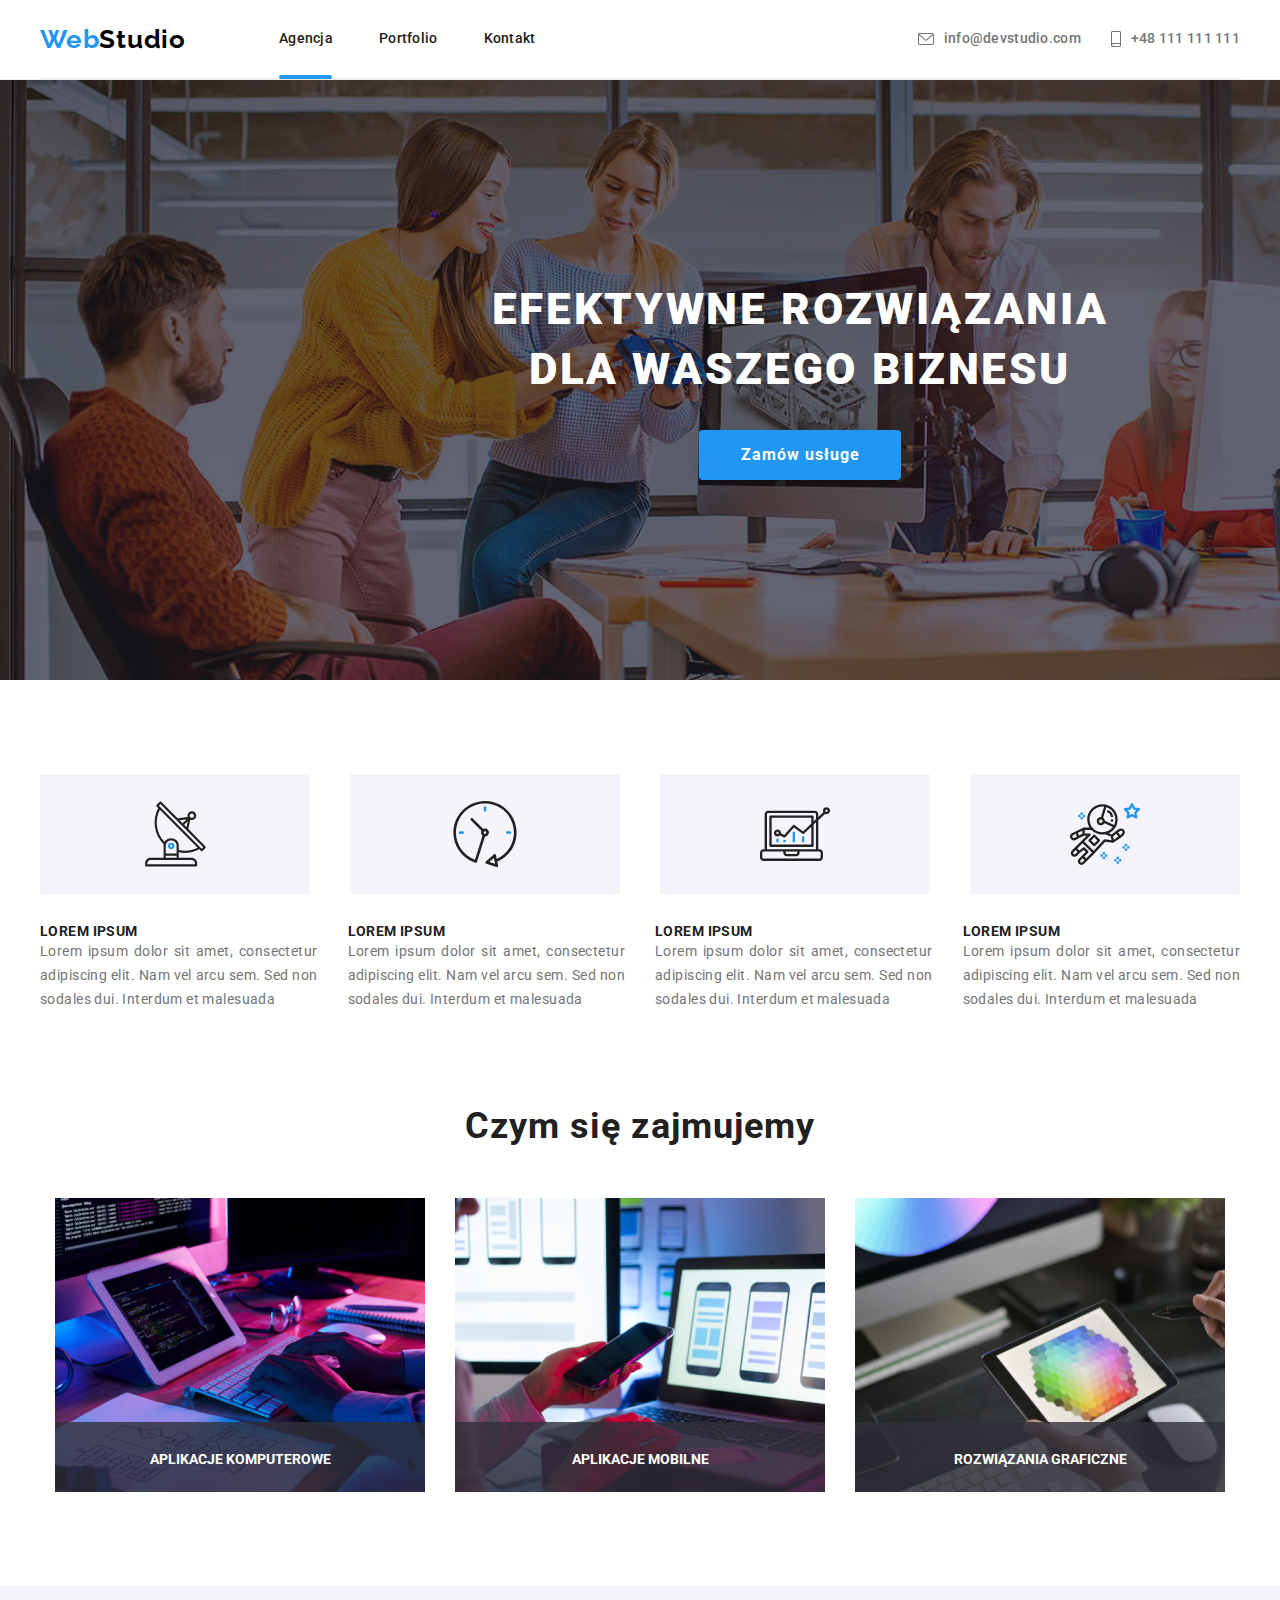
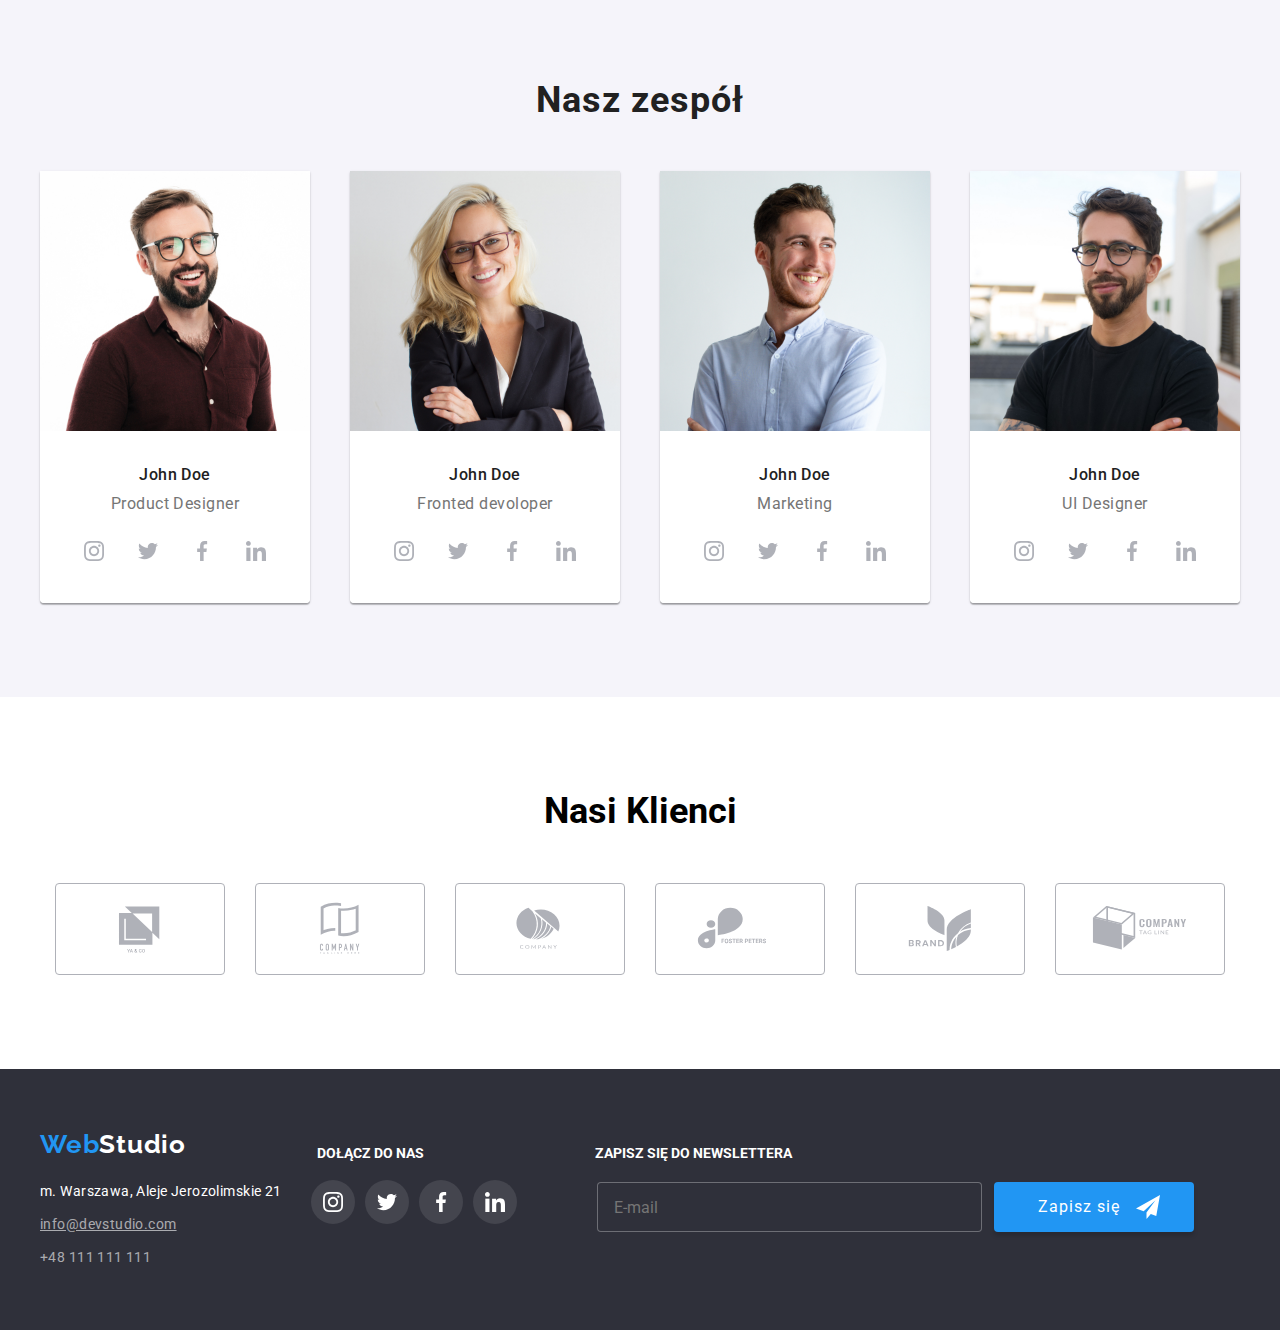
<file: index.html>
<!DOCTYPE html>
<html lang="en">
  <head>
    <meta charset="UTF-8" />
    <meta http-equiv="X-UA-Compatible" content="IE=edge" />
    <meta name="viewport" content="width=device-width, initial-scale=1.0" />
    <title>Studio</title>
    <link rel="stylesheet" href="css/normalize.css" />
    <link rel="stylesheet" href="css/styles.css" />
    <link rel="preconnect" href="https://fonts.googleapis.com" />
    <link rel="preconnect" href="https://fonts.googleapis.com" />
    <link rel="preconnect" href="https://fonts.gstatic.com" crossorigin />
    <link
      href="https://fonts.googleapis.com/css2?family=Raleway:wght@700&family=Roboto:wght@400;500;700;900&display=swap"
      rel="stylesheet"
    />
  </head>
  <body>
    <header class="top-head">
      <div class="container">
        <div class="order">
          <div class="flex-menu-logo">
            <div class="webstudio">
              <a href="index.html" class="logo"
                ><span class="simple-Web">Web</span>
                <span class="simple-Studio">Studio</span></a
              >
            </div>
            <nav class="top">
              <ul class="menu">
                <li class="agent"><a href="index.html">Agencja</a></li>
                <li><a href="portfolio.html">Portfolio</a></li>
                <li><a href="#">Kontakt</a></li>
              </ul>
            </nav>
          </div>
          <address class="flex-address">
            <ul class="info">
              <li class="list-info-a">
                <svg width="16" height="12" class="svg-envelope">
                  <use
                    class="icon-envelope"
                    href="images/icons.svg#icon-envelope"
                  ></use>
                </svg>

                <a href="mailto:info@devstudio.com" class="list-link-a">
                  info@devstudio.com</a
                >
              </li>

              <li class="list-info-b">
                <svg width="10" height="16" class="svg-phone">
                  <use
                    class="icon-phone"
                    href="images/icons.svg#icon-smartphone"
                  ></use>
                </svg>

                <a href="tel:+48111111111" class="list-link-b"
                  >+48 111 111 111</a
                >
              </li>
            </ul>
          </address>
        </div>
      </div>
    </header>

    <main class="paint">
      <div class="primer-contener">
        <h1 class="primar-text">EFEKTYWNE ROZWIĄZANIA DLA WASZEGO BIZNESU</h1>
        <button class="style-clic-primary" data-modal-open>Zamów usługe</button>
        <div class="backdrop is-hidden" data-modal>
          <div class="modal">
            <button class="modal-button" data-modal-close>
              <div class="button-x"></div>
            </button>
            <h1 class="header-modal">Zostaw swoje dane w formularzu poniżej</h1>
            <form name="modal-formular">
              <fieldset class="field-modal">
                <label class="label-modal" for="username"> Imię</label>

                <input
                  class="input-modal"
                  type="text"
                  name="username"
                  id="username"
                />
                <svg width="12" height="12" class="icon-modal">
                  <use href="./images/icons.svg#icon-icon-user"></use>
                </svg>
              </fieldset>
              <fieldset class="field-modal">
                <label class="label-modal" for="userphone"> Telefon</label>

                <input
                  class="input-modal"
                  type="tel"
                  name="userphone"
                  id="userphone"
                />
                <svg width="13" height="13" class="icon-modal">
                  <use href="./images/icons.svg#icon-icon-contact"></use>
                </svg>
              </fieldset>
              <fieldset class="field-modal">
                <label class="label-modal" for="usermail"> Email</label>

                <input
                  class="input-modal"
                  type="email"
                  name="usermail"
                  id="usermail"
                />
                <svg width="15" height="12" class="icon-modal">
                  <use href="./images/icons.svg#icon-icon-mail-contact"></use>
                </svg>
              </fieldset>

              <label class="label-area" for="commentary"> Komentarz</label>
              <textarea
                class="area-modal"
                name="commentary"
                placeholder="Wprowadź tekst"
              ></textarea>

              <input
                type="checkbox"
                name="legal"
                id="legal"
                class="input-check"
                value="legal"
                autocomplete="off"
                checked
              />
              <label class="label-check" for="legal">
                <div class="artifical-checkbox">
                  <svg class="icon-modal-check" width="11" height="8">
                    <use href="./images/icons.svg#icon-icon-check"></use>
                  </svg>
                </div>
                Oświadczam iż akceptuję&nbsp
                <a class="legal-anchor" href="#">Regulamin</a> &nbspi&nbsp
                <a class="legal-anchor" href="#">Politykę Prywatności</a>
              </label>

              <button class="end-btn" type="submit">Wyślij</button>
            </form>
          </div>
        </div>
      </div>
      <section class="wewnetrzna-sekcja-no-pad-bottom">
        <div class="container">
          <div class="under-lorem">
            <div class="first-lorem">
              <svg width="65" height="70">
                <use
                  class="lorem-icon"
                  href="images/icons.svg#icon-antenna"
                ></use>
              </svg>
            </div>
            <div class="second-lorem">
              <svg width="66" height="70">
                <use
                  class="lorem-icon"
                  href="images/icons.svg#icon-clock"
                ></use>
              </svg>
            </div>
            <div class="third-lorem">
              <svg width="70" height="70">
                <use
                  class="lorem-icon"
                  href="images/icons.svg#icon-diagram"
                ></use>
              </svg>
            </div>
            <div class="fourth-lorem">
              <svg width="70" height="70">
                <use
                  class="lorem-icon"
                  href="images/icons.svg#icon-astronaut"
                ></use>
              </svg>
            </div>
          </div>
          <ul class="lorem-list">
            <li>
              <h3 class="lorem">Lorem Ipsum</h3>
              <p class="lorem-text">
                Lorem ipsum dolor sit amet, consectetur adipiscing elit. Nam vel
                arcu sem. Sed non sodales dui. Interdum et malesuada
              </p>
            </li>

            <li>
              <h3 class="lorem">Lorem Ipsum</h3>
              <p class="lorem-text">
                Lorem ipsum dolor sit amet, consectetur adipiscing elit. Nam vel
                arcu sem. Sed non sodales dui. Interdum et malesuada
              </p>
            </li>
            <li>
              <h3 class="lorem">Lorem Ipsum</h3>
              <p class="lorem-text">
                Lorem ipsum dolor sit amet, consectetur adipiscing elit. Nam vel
                arcu sem. Sed non sodales dui. Interdum et malesuada
              </p>
            </li>
            <li>
              <h3 class="lorem">Lorem Ipsum</h3>
              <p class="lorem-text">
                Lorem ipsum dolor sit amet, consectetur adipiscing elit. Nam vel
                arcu sem. Sed non sodales dui. Interdum et malesuada
              </p>
            </li>
          </ul>
        </div>
      </section>

      <section class="wewnetrzna-sekcja">
        <div class="container">
          <h2 class="hfont">Czym się zajmujemy</h2>
          <ul class="primary-images">
            <li>
              <p class="primary-images-img-text">APLIKACJE KOMPUTEROWE</p>
              <img
                src="images/small-computer.jpg"
                alt="ręce położone na klawiaturze na przeciw małego monitora"
                width="370"
                height="294"
              />
            </li>
            <li>
              <p class="primary-images-img-text">APLIKACJE MOBILNE</p>
              <img
                src="images/phone-and-laptop.jpg"
                alt="ręka trzyma telefon, reka położona na klawiaturze"
                width="370"
                height="294"
              />
            </li>
            <li>
              <p class="primary-images-img-text">ROZWIĄZANIA GRAFICZNE</p>
              <img
                src="images/small-computer-color-screen.jpg"
                alt="mały wyświetlacz z pokazanym kolorowym wielokątem"
                width="370"
                height="294"
              />
            </li>
          </ul>
        </div>
      </section>

      <section class="wewnetrzna-sekcja-zespol">
        <div class="container">
          <h2 class="hfont">Nasz zespół</h2>
          <ul class="team">
            <li>
              <figure class="frame-our-team">
                <img
                  src="images/men.jpg"
                  alt="mężczyzna w okularach z brodą ubrany w brunatną koszulę"
                  width="270"
                  height="260"
                />
                <figcaption class="john-doe-text">
                  <h3 class="John-Doe">John Doe</h3>

                  <p class="profession">Product Designer</p>
                  <div class="inner">
                    <a class="social-link" href="#"
                      ><svg width="20" height="20">
                        <use
                          class="icon-insta"
                          href="images/icons.svg#icon-instagram"
                        ></use>
                      </svg>
                    </a>
                    <a class="social-link" href="#"
                      ><svg width="20" height="20">
                        <use
                          class="icon-insta"
                          href="images/icons.svg#icon-twitter"
                        ></use>
                      </svg>
                    </a>
                    <a class="social-link" href="#"
                      ><svg width="20" height="20">
                        <use
                          class="icon-insta"
                          href="images/icons.svg#icon-facebook"
                        ></use>
                      </svg>
                    </a>
                    <a class="social-link" href="#"
                      ><svg width="20" height="20">
                        <use
                          class="icon-insta"
                          href="images/icons.svg#icon-linkedin"
                        ></use>
                      </svg>
                    </a>
                  </div>
                </figcaption>
              </figure>
            </li>
            <li>
              <figure class="frame-our-team">
                <img
                  src="images/women.jpg"
                  alt="poważna kobieta o blond włosach w okularach stoi uśmiechnięta z założynymi rękami"
                  width="270"
                  height="260"
                />
                <figcaption class="john-doe-text">
                  <h3 class="John-Doe">John Doe</h3>
                  <p class="profession">Fronted devoloper</p>
                  <div class="inner">
                    <a class="social-link" href="#"
                      ><svg width="20" height="20">
                        <use
                          class="icon-insta"
                          href="images/icons.svg#icon-instagram"
                        ></use>
                      </svg>
                    </a>
                    <a class="social-link" href="#"
                      ><svg width="20" height="20">
                        <use
                          class="icon-insta"
                          href="images/icons.svg#icon-twitter"
                        ></use>
                      </svg>
                    </a>
                    <a class="social-link" href="#"
                      ><svg width="20" height="20">
                        <use
                          class="icon-insta"
                          href="images/icons.svg#icon-facebook"
                        ></use>
                      </svg>
                    </a>
                    <a class="social-link" href="#"
                      ><svg width="20" height="20">
                        <use
                          class="icon-insta"
                          href="images/icons.svg#icon-linkedin"
                        ></use>
                      </svg>
                    </a>
                  </div>
                </figcaption>
              </figure>
            </li>
            <li>
              <figure class="frame-our-team">
                <img
                  src="images/men-without-glass.jpg"
                  alt="usmiechnięty męzczyzna w koszuli"
                  width="270"
                  height="260"
                />
                <figcaption class="john-doe-text">
                  <h3 class="John-Doe">John Doe</h3>
                  <p class="profession">Marketing</p>
                  <div class="inner">
                    <a class="social-link" href="#"
                      ><svg width="20" height="20">
                        <use
                          class="icon-insta"
                          href="images/icons.svg#icon-instagram"
                        ></use>
                      </svg>
                    </a>
                    <a class="social-link" href="#"
                      ><svg width="20" height="20">
                        <use
                          class="icon-insta"
                          href="images/icons.svg#icon-twitter"
                        ></use>
                      </svg>
                    </a>
                    <a class="social-link" href="#"
                      ><svg width="20" height="20">
                        <use
                          class="icon-insta"
                          href="images/icons.svg#icon-facebook"
                        ></use>
                      </svg>
                    </a>
                    <a class="social-link" href="#"
                      ><svg width="20" height="20">
                        <use
                          class="icon-insta"
                          href="images/icons.svg#icon-linkedin"
                        ></use>
                      </svg>
                    </a>
                  </div>
                </figcaption>
              </figure>
            </li>
            <li>
              <figure class="frame-our-team">
                <img
                  src="images/UX.jpg"
                  alt="uśmiechnięty męzczyzna z założonymi rękami w okularach i podkoszulku"
                  width="270"
                  height="260"
                />
                <figcaption class="john-doe-text">
                  <h3 class="John-Doe">John Doe</h3>
                  <p class="profession">UI Designer</p>
                  <div class="inner">
                    <a class="social-link" href="#"
                      ><svg width="20" height="20">
                        <use
                          class="icon-insta"
                          href="images/icons.svg#icon-instagram"
                        ></use>
                      </svg>
                    </a>
                    <a class="social-link" href="#"
                      ><svg width="20" height="20">
                        <use
                          class="icon-insta"
                          href="images/icons.svg#icon-twitter"
                        ></use>
                      </svg>
                    </a>
                    <a class="social-link" href="#"
                      ><svg width="20" height="20">
                        <use
                          class="icon-insta"
                          href="images/icons.svg#icon-facebook"
                        ></use>
                      </svg>
                    </a>
                    <a class="social-link" href="#"
                      ><svg width="20" height="20">
                        <use
                          class="icon-insta"
                          href="images/icons.svg#icon-linkedin"
                        ></use>
                      </svg>
                    </a>
                  </div>
                </figcaption>
              </figure>
            </li>
          </ul>
        </div>
      </section>

      <section class="wewnetrzna-sekcja">
        <div class="container">
          <div claas="our-clients">
            <h3 class="head-our-clients">Nasi Klienci</h3>
            <ul class="list-of-clients">
              <li>
                <a class="clients-link" href="#"
                  ><svg class="svg-our-clients" width="106" height="60">
                    <use
                      class="yaco"
                      class="svg-use-icon"
                      href="images/icons.svg#icon-yaco"
                    ></use>
                  </svg>
                </a>
              </li>
              <li>
                <a class="clients-link" href="#"
                  ><svg class="svg-our-clients" width="106" height="60">
                    <use
                      class="tagline-here"
                      class="svg-use-icon"
                      href="images/icons.svg#icon-tagline-here"
                    ></use>
                  </svg>
                </a>
              </li>
              <li>
                <a class="clients-link" href="#"
                  ><svg class="svg-our-clients" width="106" height="60">
                    <use
                      class="company"
                      class="svg-use-icon"
                      href="images/icons.svg#icon-company"
                    ></use>
                  </svg>
                </a>
              </li>
              <li>
                <a class="clients-link" href="#"
                  ><svg class="svg-our-clients" width="106" height="60">
                    <use
                      class="foster"
                      class="svg-use-icon"
                      href="images/icons.svg#icon-foster"
                    ></use>
                  </svg>
                </a>
              </li>
              <li>
                <a class="clients-link" href="#"
                  ><svg class="svg-our-clients" width="106" height="60">
                    <use
                      class="brand"
                      class="svg-use-icon"
                      href="images/icons.svg#icon-brand"
                    ></use>
                  </svg>
                </a>
              </li>
              <li>
                <a class="clients-link" href="#"
                  ><svg class="svg-our-clients" width="106" height="60">
                    <use
                      class="tagline"
                      class="svg-use-icon"
                      href="images/icons.svg#icon-tagline"
                    ></use>
                  </svg>
                </a>
              </li>
            </ul>
          </div>
        </div>
      </section>
    </main>
    <footer class="stopa">
      <div class="container">
        <div class="join-us">
          <div class="logo-stopka">
            <div class="webstudio-footer">
              <a href="index.html" class="logo-dol">
                <span class="simple-Web-stopa">Web</span>
                <span class="simple-Studio-white">Studio</span></a
              >
            </div>

            <address class="dane-kontaktowe">
              <ul class="Footer-staff">
                <li>m. Warszawa, Aleje Jerozolimskie 21</li>
                <li>
                  <a href="mailto:info@devstudio.com">info@devstudio.com</a>
                </li>
                <li><a href="tel:+48111111111">+48 111 111 111</a></li>
              </ul>
            </address>
          </div>
          <div class="join-us-element">
            <h4 class="footer-head">DOŁĄCZ DO NAS</h4>
            <ul class="footer-list-social">
              <li>
                <a class="social-link-footer" href="#"
                  ><svg width="20" height="20">
                    <use
                      class="icon-footer"
                      href="images/icons.svg#icon-instagram"
                    ></use>
                  </svg>
                </a>
              </li>
              <li>
                <a class="social-link-footer" href="#"
                  ><svg width="20" height="20">
                    <use
                      class="icon-footer"
                      href="images/icons.svg#icon-twitter"
                    ></use>
                  </svg>
                </a>
              </li>
              <li>
                <a class="social-link-footer" href="#"
                  ><svg width="20" height="20">
                    <use
                      class="icon-footer"
                      href="images/icons.svg#icon-facebook"
                    ></use>
                  </svg>
                </a>
              </li>
              <li>
                <a class="social-link-footer" href="#"
                  ><svg width="20" height="20">
                    <use
                      class="icon-footer"
                      href="images/icons.svg#icon-linkedin"
                    ></use>
                  </svg>
                </a>
              </li>
            </ul>
          </div>
          <form name="newsletter-in-footer" autocomplete="off">
            <label class="label-footer">
              <h5 class="inner-label">ZAPISZ SIĘ DO NEWSLETTERA</h5>
              <input
                class="input-footer"
                type="email"
                name="newsletter"
                placeholder="E-mail"
              />

              <button class="btn-newsletter" type="submit">
                Zapisz się
                <svg width="24" height="24" class="icon-newsletter">
                  <use href="./images/icons.svg#icon-icon-send"></use>
                </svg>
              </button>
            </label>
          </form>
        </div>
      </div>
    </footer>
    <script src="./js/modal.js"></script>
  </body>
</html>
</file>
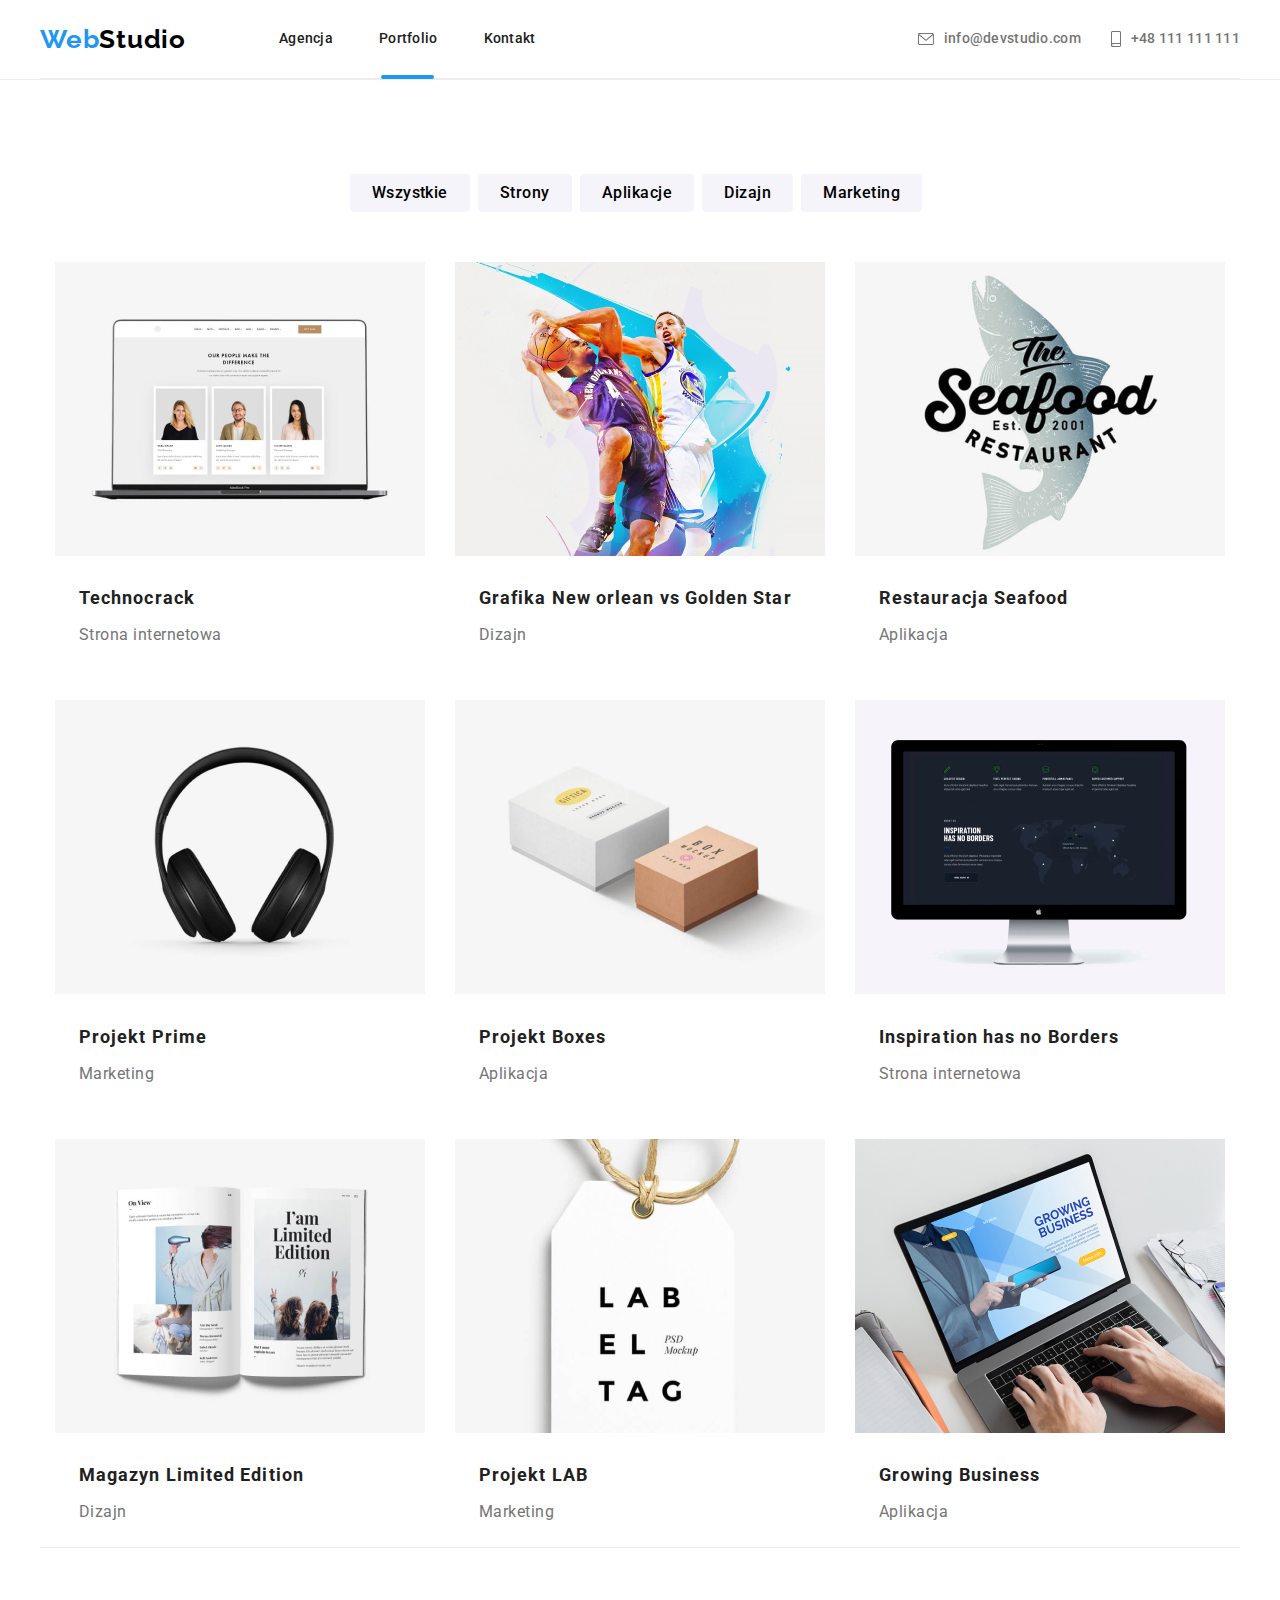
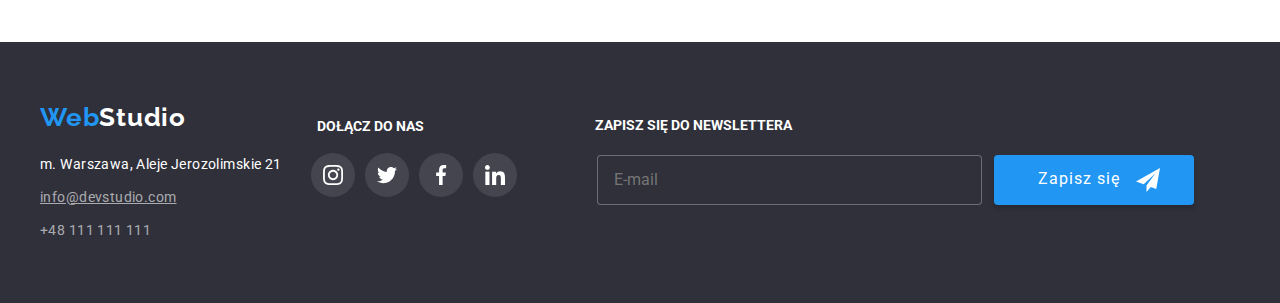
<file: portfolio.html>
<!DOCTYPE html>
<html lang="pl">
  <head>
    <meta charset="UTF-8" />
    <meta http-equiv="X-UA-Compatible" content="IE=edge" />
    <meta name="viewport" content="width=device-width, initial-scale=1.0" />
    <title>Portfolio</title>
    <link rel="stylesheet" href="css/normalize.css" />
    <link rel="stylesheet" href="css/styles.css" />

    <link rel="preconnect" href="https://fonts.googleapis.com" />
    <link rel="preconnect" href="https://fonts.googleapis.com" />
    <link rel="preconnect" href="https://fonts.gstatic.com" crossorigin />
    <link
      href="https://fonts.googleapis.com/css2?family=Raleway:wght@700&family=Roboto:wght@400;500;700;900&display=swap"
      rel="stylesheet"
    />
  </head>
  <body>
    <header class="top-head">
      <div class="container">
        <div class="order-portfolio">
          <div class="flex-menu-logo">
            <div class="webstudio">
              <a href="index.html" class="logo">
                <span class="simple-Web">Web</span>
                <span class="simple-Studio">Studio</span></a
              >
            </div>
            <nav class="top">
              <ul class="menu">
                <li><a href="index.html">Agencja</a></li>
                <li class="portfolio-portfolio"><a href="#">Portfolio</a></li>
                <li><a href="#">Kontakt</a></li>
              </ul>
            </nav>
          </div>
          <address class="flex-address">
            <ul class="info">
              <li class="list-info-a">
                <svg width="16" height="12" class="svg-envelope">
                  <use
                    class="icon-envelope"
                    href="images/icons.svg#icon-envelope"
                  ></use>
                </svg>

                <a href="mailto:info@devstudio.com" class="list-link-a">
                  info@devstudio.com</a
                >
              </li>

              <li class="list-info-b">
                <svg width="10" height="16" class="svg-phone">
                  <use
                    class="icon-phone"
                    href="images/icons.svg#icon-smartphone"
                  ></use>
                </svg>

                <a href="tel:+48111111111" class="list-link-b"
                  >+48 111 111 111</a
                >
              </li>
            </ul>
          </address>
        </div>
      </div>
    </header>
    <main class="paint">
      <section class="wewnetrzna-sekcja-buttons">
        <div class="container">
          <div class="porzadkowy">
            <div class="przyciski">
              <li>
                <button type="button" class="style-clic">Wszystkie</button>
              </li>

              <li><button type="button" class="style-clic">Strony</button></li>
              <li>
                <button type="button" class="style-clic">Aplikacje</button>
              </li>
              <li><button type="button" class="style-clic">Dizajn</button></li>
              <li>
                <button type="button" class="style-clic">Marketing</button>
              </li>
            </div>
          </div>
        </div>
      </section>
      <section class="wewnetrzna-sekcja-images">
        <div class="container">
          <div class="obrazki">
            <li class="list-frame">
              <figure class="frame">
                <div class="overlay">
                  <img
                    class="relative-image"
                    src="images/people-on-desktop.jpg"
                    alt="zdjęcia ludzi na monitorze"
                    width="370"
                    height="294"
                  />
                  <div class="frame-text">
                    <p class="terrible-text">
                      Technocrack jest popularną platformą wykorzystywaną do
                      rozpowszechniania koronawirusa. Firmy wykorzystują tę
                      platformę do celów szpiegowskich i ataków na
                      niezabezpieczone serwery konkurencji
                    </p>
                  </div>
                </div>
                <figcaption class="frame-caption">
                  <h3 class="under-script">Technocrack</h3>
                  <p class="under-paragraph">Strona internetowa</p>
                </figcaption>
              </figure>
            </li>

            <li class="list-frame">
              <figure class="frame">
                <div class="overlay">
                  <img
                    src="images/two-mans-play-in-basketball.jpg"
                    alt="zawodnicy NBA"
                    width="370"
                    height="294"
                  />
                  <div class="frame-text">
                    <p class="terrible-text">
                      Technocrack jest popularną platformą wykorzystywaną do
                      rozpowszechniania koronawirusa. Firmy wykorzystują tę
                      platformę do celów szpiegowskich i ataków na
                      niezabezpieczone serwery konkurencji
                    </p>
                  </div>
                </div>
                <figcaption>
                  <h3 class="under-script">
                    Grafika New orlean vs Golden Star
                  </h3>
                  <p class="under-paragraph">Dizajn</p>
                </figcaption>
              </figure>
            </li>
            <li class="list-frame">
              <figure class="frame">
                <div class="overlay">
                  <img
                    src="images/restaurant-logo.jpg"
                    alt="logo restauracji Seafood"
                    width="370"
                    height="294"
                  />
                  <div class="frame-text">
                    <p class="terrible-text">
                      Technocrack jest popularną platformą wykorzystywaną do
                      rozpowszechniania koronawirusa. Firmy wykorzystują tę
                      platformę do celów szpiegowskich i ataków na
                      niezabezpieczone serwery konkurencji
                    </p>
                  </div>
                </div>
                <figcaption>
                  <h3 class="under-script">Restauracja Seafood</h3>
                  <p class="under-paragraph">Aplikacja</p>
                </figcaption>
              </figure>
            </li>
            <li class="list-frame">
              <figure class="frame">
                <div class="overlay">
                  <img
                    src="images/headphones.jpg"
                    alt="słuchawki nauszne"
                    width="370"
                    height="294"
                  />
                  <div class="frame-text">
                    <p class="terrible-text">
                      Technocrack jest popularną platformą wykorzystywaną do
                      rozpowszechniania koronawirusa. Firmy wykorzystują tę
                      platformę do celów szpiegowskich i ataków na
                      niezabezpieczone serwery konkurencji
                    </p>
                  </div>
                </div>
                <figcaption>
                  <h3 class="under-script">Projekt Prime</h3>
                  <p class="under-paragraph">Marketing</p>
                </figcaption>
              </figure>
            </li>
            <li class="list-frame">
              <figure class="frame">
                <div class="overlay">
                  <img
                    src="images/two-boxes.jpg"
                    alt="dwa pudełka leżące obok siebie"
                    width="370"
                    height="294"
                  />
                  <div class="frame-text">
                    <p class="terrible-text">
                      Technocrack jest popularną platformą wykorzystywaną do
                      rozpowszechniania koronawirusa. Firmy wykorzystują tę
                      platformę do celów szpiegowskich i ataków na
                      niezabezpieczone serwery konkurencji
                    </p>
                  </div>
                </div>
                <figcaption>
                  <h3 class="under-script">Projekt Boxes</h3>
                  <p class="under-paragraph">Aplikacja</p>
                </figcaption>
              </figure>
            </li>
            <li class="list-frame">
              <figure class="frame">
                <div class="overlay">
                  <img
                    src="images/monitor.jpg"
                    alt="monitor"
                    width="370"
                    height="294"
                  />
                  <div class="frame-text">
                    <p class="terrible-text">
                      Technocrack jest popularną platformą wykorzystywaną do
                      rozpowszechniania koronawirusa. Firmy wykorzystują tę
                      platformę do celów szpiegowskich i ataków na
                      niezabezpieczone serwery konkurencji
                    </p>
                  </div>
                </div>
                <figcaption>
                  <h3 class="under-script">Inspiration has no Borders</h3>
                  <p class="under-paragraph">Strona internetowa</p>
                </figcaption>
              </figure>
            </li>
            <li class="list-frame">
              <figure class="frame">
                <div class="overlay">
                  <img
                    src="images/magazin-limited-edition.jpg"
                    alt="otwarty magazyn na reklamie"
                    width="370"
                    height="294"
                  />
                  <div class="frame-text">
                    <p class="terrible-text">
                      Technocrack jest popularną platformą wykorzystywaną do
                      rozpowszechniania koronawirusa. Firmy wykorzystują tę
                      platformę do celów szpiegowskich i ataków na
                      niezabezpieczone serwery konkurencji
                    </p>
                  </div>
                </div>
                <figcaption>
                  <h3 class="under-script">Magazyn Limited Edition</h3>
                  <p class="under-paragraph">Dizajn</p>
                </figcaption>
              </figure>
            </li>
            <li class="list-frame">
              <figure class="frame">
                <div class="overlay">
                  <img
                    src="images/lab.jpg"
                    alt="mała tablica okulistyczna"
                    width="370"
                    height="294"
                  />
                  <div class="frame-text">
                    <p class="terrible-text">
                      Technocrack jest popularną platformą wykorzystywaną do
                      rozpowszechniania koronawirusa. Firmy wykorzystują tę
                      platformę do celów szpiegowskich i ataków na
                      niezabezpieczone serwery konkurencji
                    </p>
                  </div>
                </div>
                <figcaption>
                  <h3 class="under-script">Projekt LAB</h3>
                  <p class="under-paragraph">Marketing</p>
                </figcaption>
              </figure>
            </li>
            <li class="list-frame">
              <figure class="frame">
                <div class="overlay">
                  <img
                    src="images/hands-on-board.jpg"
                    alt="ręce na klawiaturze"
                    width="370"
                    height="294"
                  />
                  <div class="frame-text">
                    <p class="terrible-text">
                      Technocrack jest popularną platformą wykorzystywaną do
                      rozpowszechniania koronawirusa. Firmy wykorzystują tę
                      platformę do celów szpiegowskich i ataków na
                      niezabezpieczone serwery konkurencji
                    </p>
                  </div>
                </div>
                <figcaption>
                  <h3 class="under-script">Growing Business</h3>
                  <p class="under-paragraph">Aplikacja</p>
                </figcaption>
              </figure>
            </li>
          </div>
        </div>
      </section>
    </main>
    <footer class="stopa">
      <div class="container">
        <div class="join-us">
          <div class="logo-stopka">
            <div class="webstudio-footer">
              <a href="index.html" class="logo-dol">
                <span class="simple-Web-stopa">Web</span>
                <span class="simple-Studio-white">Studio</span></a
              >
            </div>

            <address class="dane-kontaktowe">
              <ul class="Footer-staff">
                <li>m. Warszawa, Aleje Jerozolimskie 21</li>
                <li>
                  <a href="mailto:info@devstudio.com">info@devstudio.com</a>
                </li>
                <li><a href="tel:+48111111111">+48 111 111 111</a></li>
              </ul>
            </address>
          </div>
          <div class="join-us-element">
            <h4 class="footer-head">DOŁĄCZ DO NAS</h4>
            <ul class="footer-list-social">
              <li>
                <a class="social-link-footer" href="#"
                  ><svg width="20" height="20">
                    <use
                      class="icon-footer"
                      href="images/icons.svg#icon-instagram"
                    ></use>
                  </svg>
                </a>
              </li>
              <li>
                <a class="social-link-footer" href="#"
                  ><svg width="20" height="20">
                    <use
                      class="icon-footer"
                      href="images/icons.svg#icon-twitter"
                    ></use>
                  </svg>
                </a>
              </li>
              <li>
                <a class="social-link-footer" href="#"
                  ><svg width="20" height="20">
                    <use
                      class="icon-footer"
                      href="images/icons.svg#icon-facebook"
                    ></use>
                  </svg>
                </a>
              </li>
              <li>
                <a class="social-link-footer" href="#"
                  ><svg width="20" height="20">
                    <use
                      class="icon-footer"
                      href="images/icons.svg#icon-linkedin"
                    ></use>
                  </svg>
                </a>
              </li>
            </ul>
          </div>
          <form name="newsletter-in-footer" autocomplete="off">
            <label class="label-footer">
              <h5 class="inner-label">ZAPISZ SIĘ DO NEWSLETTERA</h5>
              <input
                class="input-footer"
                type="email"
                name="newsletter"
                placeholder="E-mail"
              />

              <button class="btn-newsletter" type="submit">
                Zapisz się
                <svg width="24" height="24" class="icon-newsletter">
                  <use href="./images/icons.svg#icon-icon-send"></use>
                </svg>
              </button>
            </label>
          </form>
        </div>
      </div>
    </footer>
  </body>
</html>
</file>
<file: css/styles.css>
body {
  font-family: "Roboto", sans-serif;
  background-color: white;
  margin: 0;
  padding: 0;
}
.top-head {
  border-bottom: 1px solid #ececec;
}

ul {
  list-style-type: none;
  margin: 0;
  padding: 0;
}
.order {
  display: flex;
  align-items: center;
  justify-content: space-between;
  height: 79px;
  border-bottom: 1px solid #ececec;
}
.order-portfolio {
  display: flex;
  align-items: center;
  justify-content: space-between;
  height: 79px;
  border-bottom: 1px solid #ececec;
}

.flex-menu-logo {
  display: flex;
  align-items: center;
  justify-content: center;
}
.webstudio {
  display: flex;
  align-items: center;
  justify-content: flex-start;
  height: 31px;
}
.logo {
  display: flex;
  text-decoration: none;
}
.simple-Web {
  font-family: "Raleway", sans-serif;
  font-style: normal;
  font-weight: 700;
  font-size: 26px;
  line-height: 1.19;
  letter-spacing: 0.03em;

  color: #2196f3;
}

.simple-Studio {
  font-family: "Raleway", sans-serif;
  font-style: normal;
  font-weight: 700;
  font-size: 26px;
  line-height: 1.19;
  letter-spacing: 0.03em;
  color: black;
}
.menu {
  display: flex;
  align-items: center;
  justify-content: center;
  margin: 0;
  padding: 0;
}

.menu li {
  font-style: normal;
  font-weight: 500;
  font-size: 14px;
  line-height: 1.14;
  letter-spacing: 0.02em;
  list-style-type: none;
}

.menu li:first-child {
  margin-left: 93px;
}

.menu li:nth-child(2) {
  margin-left: 46px;
}

.menu li:last-child {
  margin-left: 46px;
}
.menu li a {
  position: relative;
  text-decoration: none;
  color: #212121;
  transition-property: color;
  transition-duration: 250ms;
  transition-timing-function: cubic-bezier(0.4, 0, 0.2, 1);
}

.menu li a:hover {
  color: #2196f3;
}
.menu > .agent > a::after {
  position: absolute;
  content: "";
  background-image: url(../images/hover.svg);
  background-size: contain;
  width: 53px;
  height: 4px;
  top: 45px;
  left: 0px;
}

.menu > .portfolio-portfolio > a::after {
  position: absolute;
  content: "";
  background-image: url(../images/hover.svg);
  background-size: contain;
  width: 53px;
  height: 4px;
  top: 45px;
  left: 2px;
}

.flex-address {
  display: flex;
}
.info {
  display: flex;
  align-items: center;
  justify-content: center;
  font-style: normal;
  font-weight: 500;
  font-size: 14px;
  line-height: 1.14;
  letter-spacing: 0.02em;
  margin: 0;
  padding: 0;
}
.list-info-b {
  display: flex;
  align-items: center;
  justify-content: center;
  cursor: pointer;
  transition-property: color;
  transition-property: fill;
  transition-duration: 250ms;
  transition-timing-function: cubic-bezier(0.4, 0, 0.2, 1);
}

.info .li {
  list-style-type: none;
}
.list-info-a {
  display: flex;
  align-items: center;
  justify-content: center;
  margin-right: 30px;
  cursor: pointer;
  transition-property: color;
  transition-duration: 250ms;
  transition-timing-function: cubic-bezier(0.4, 0, 0.2, 1);
}

.info .list-info-a:hover a {
  color: #2196f3;
}

.info .list-info-a:hover use {
  fill: #2196f3;
}

.info .list-info-b:hover a {
  color: #2196f3;
}

.info .list-info-b:hover use {
  fill: #2196f3;
}
.list-link-a {
  text-decoration: none;
  color: #757575;
}
.list-link-b {
  text-decoration: none;
  color: #757575;
}
.svg-envelope {
  display: flex;
  align-items: center;
  justify-content: center;
  margin-right: 10px;
}
.svg-phone {
  display: flex;
  align-items: center;
  justify-content: center;
  margin-right: 10px;
}
.icon-envelope {
  fill: #757575;
}

.icon-phone {
  fill: #757575;
}
p {
  margin: 0;
  padding: 0;
}

h1,
h2,
h3 {
  margin: 0;
  padding: 0;
}

.porzadkowy {
  display: flex;
  justify-content: center;
}
.przyciski {
  display: flex;
  justify-content: center;
}

.przyciski li {
  list-style-type: none;
}

.style-clic {
  font-family: "Roboto";
  font-style: normal;
  font-weight: 500;
  font-size: 16px;
  line-height: 1.62;
  text-align: center;
  letter-spacing: 0.03em;
  background: #f5f4fa;
  border-radius: 4px;
  margin-right: 8px;
  border: none;
  cursor: pointer;
  padding: 6px 22px;
}
.style-clic {
  transition-property: color;
  transition-property: background-color;
  transition-property: box-shadow;
  transition-duration: 250ms;
  transition-timing-function: cubic-bezier(0.4, 0, 0.2, 1);
}
.style-clic:hover {
  color: white;
  background-color: #2196f3;
  box-shadow: 0px 3px 1px rgba(0, 0, 0, 0.1), 0px 1px 2px rgba(0, 0, 0, 0.08),
    0px 2px 2px rgba(0, 0, 0, 0.12);
}
.style-clic-primary {
  background: #2196f3;
  box-shadow: 0px 4px 4px rgba(0, 0, 0, 0.15);
  border-radius: 4px;
  border: none;
  cursor: pointer;
}
.stopa {
  background-color: #2f303a;
}
.webstudio-footer {
  display: flex;
  flex-direction: column;
  align-items: flex-start;
  justify-content: center;
}
.logo-stopka {
  display: flex;
  flex-direction: column;
  align-items: flex-start;
}
.dane-kontaktowe {
  display: flex;
  align-items: center;
  justify-content: center;
}

.Footer-staff {
  display: flex;
  flex-direction: column;
  align-items: flex-start;
  justify-content: center;
  margin: 0;
  padding: 0;
}
.Footer-staff li {
  font-style: normal;
  font-weight: 400;
  font-size: 14px;
  line-height: 1.71;
  letter-spacing: 0.03em;
  color: white;
  list-style-type: none;
}
.Footer-staff li:nth-child(1) {
  margin-top: 20px;
}
.Footer-staff li:nth-child(2) {
  margin-top: 9px;
}

.Footer-staff li:nth-child(3) {
  margin-top: 9px;
}

.Footer-staff li:nth-child(2) a {
  font-style: normal;
  font-weight: 400;
  font-size: 14px;
  line-height: 1.71;
  letter-spacing: 0.03em;
  text-decoration-line: underline;
  color: rgba(255, 255, 255, 0.6);
}

.Footer-staff li:nth-child(3) a {
  font-style: normal;
  font-weight: 400;
  font-size: 14px;
  line-height: 1.71;
  letter-spacing: 0.03em;
  color: rgba(255, 255, 255, 0.6);
  text-decoration: none;
}

.logo-dol {
  display: flex;

  text-decoration: none;
}

.webstudio-footer {
  display: flex;
}

.simple-Web-stopa {
  font-family: "Raleway", sans-serif;
  font-style: normal;
  font-weight: 700;
  font-size: 26px;
  line-height: 1.19;
  letter-spacing: 0.03em;
  color: #2196f3;
}

.simple-Studio-white {
  font-family: "Raleway", sans-serif;
  font-style: normal;
  font-weight: 700;
  font-size: 26px;
  line-height: 1.19;
  letter-spacing: 0.03em;
  color: white;
}

.under-script {
  text-align: left;
  font-style: normal;
  font-weight: 700;
  font-size: 18px;
  line-height: 2;
  letter-spacing: 0.06em;
  color: #212121;
  margin-top: 20px;
  margin-left: 24px;
}

.under-paragraph {
  text-align: left;
  font-style: normal;
  font-weight: 400;
  font-size: 16px;
  line-height: 1.87;
  letter-spacing: 0.03em;
  color: #757575;
  margin-top: 4px;

  margin-left: 24px;
  padding-bottom: 20px;
}

.list-frame {
  transition-property: box-shadow;
  transition-duration: 250ms;
  transition-timing-function: cubic-bezier(0.4, 0, 0.2, 1);
  cursor: pointer;
}
.list-frame:hover {
  box-shadow: 0px 1px 1px rgba(0, 0, 0, 0.12), 0px 4px 4px rgba(0, 0, 0, 0.06),
    1px 4px 6px rgba(0, 0, 0, 0.16);
}
.overlay {
  position: relative;
  overflow: hidden;
}
.frame-text {
  position: absolute;
  width: 100%;
  height: 100%;
  background-color: #2196f3;
  top: 0;
  left: 0;
  opacity: 0.8;
  transform: translateY(140%);
  transition: 250ms;
  transition-timing-function: cubic-bezier(0.4, 0, 0.2, 1);
}
.list-frame:hover .frame-text {
  transform: translateY(0%);
}

.terrible-text {
  color: white;
  font-weight: 400;
  font-size: 18px;
  line-height: 1.55;
  padding: 49px;
}

.primar-text {
  max-width: 696px;
  max-height: 120px;
  font-weight: 900;
  font-size: 44px;
  line-height: 1.36;

  text-align: center;
  letter-spacing: 0.06em;
  text-transform: uppercase;

  color: #ffffff;
}

.primer-contener {
  width: 1600px;
  margin: 0 auto;
  background: #2f303a;
  background-image: linear-gradient(
      rgba(36, 37, 44, 0.4),
      rgba(47, 48, 58, 0.4)
    ),
    url("../images/primar-picture.jpg");
  height: 600px;
  display: flex;
  flex-direction: column;
  align-items: center;
  justify-content: center;
}
.under-lorem {
  display: flex;
  align-items: center;
  justify-content: space-between;
  gap: 30px;
  margin-bottom: 30px;
}

.first-lorem,
.second-lorem,
.third-lorem,
.fourth-lorem {
  background-color: #f5f4fa;
}

.first-lorem {
  display: flex;
  align-items: center;
  justify-content: center;
  width: 270px;
  height: 120px;
  padding: 20px 0;
}

.second-lorem {
  display: flex;
  align-items: center;
  justify-content: center;
  width: 270px;
  height: 120px;
  padding-top: 25px;
  padding-bottom: 25px;
}

.third-lorem {
  display: flex;
  align-items: center;
  justify-content: center;
  width: 270px;
  height: 120px;
  padding-top: 25px;
  padding-bottom: 25px;
}

.fourth-lorem {
  display: flex;
  align-items: center;
  justify-content: center;
  width: 270px;
  height: 120px;
  padding: 25px 0;
}
.lorem {
  font-style: normal;
  font-weight: 700;
  font-size: 14px;
  line-height: 1.14;
  letter-spacing: 0.03em;
  text-transform: uppercase;
  color: #212121;
}
.lorem-list {
  display: flex;
  flex-direction: row;
  align-items: center;
  justify-content: center;
  margin: 0;
  padding: 0;
}
.lorem-list li {
  list-style-type: none;
}

.lorem-list li:nth-child(2) {
  margin-left: 30px;
}

.lorem-list li:nth-child(3) {
  margin-left: 30px;
}
.lorem-list li:nth-child(4) {
  margin-left: 30px;
}
.lorem-text {
  text-align: justify;
  flex-direction: row;
  font-style: normal;
  font-weight: 400;
  font-size: 14px;
  line-height: 1.71;
  letter-spacing: 0.03em;
  color: #757575;
  margin: 0;
}
.primary-images {
  display: flex;
  align-items: center;
  justify-content: center;
  gap: 30px;
}
.primary-images li {
  position: relative;
  list-style-type: none;
  height: 294px;
  background-color: rgba (47, 48, 58, 0.8);
  background-position: bottom;
}
.primary-images-img-text {
  display: block;
  width: 370px;
  height: 70px;
  padding: 29px 0;
  background-color: rgba(47, 48, 58, 0.8);
  position: absolute;
  color: white;
  font-weight: 700;
  font-size: 14px;
  line-height: 1.17;
  text-align: center;
  bottom: 0px;
  left: 0px;
}

.John-Doe {
  text-align: center;
  margin-top: 30px;
  font-style: normal;
  font-weight: 500;
  font-size: 16px;
  line-height: 1.18;

  letter-spacing: 0.03em;
  color: #212121;
}
.wewnetrzna-sekcja-zespol {
  padding-top: 94px;
  padding-bottom: 94px;
  background-color: #f5f4fa;
}
.team {
  display: flex;
  align-items: center;
  justify-content: space-between;
  box-sizing: border-box;
}
.team li {
  width: 270px;
  list-style-type: none;
  box-shadow: 0px 1px 3px rgba(0, 0, 0, 0.12), 0px 1px 1px rgba(0, 0, 0, 0.14),
    0px 2px 1px rgba(0, 0, 0, 0.2);
  border-radius: 0px 0px 4px 4px;
}

.profession {
  text-align: center;
  margin-top: 10px;
  font-style: normal;
  font-weight: 400;
  font-size: 16px;
  line-height: 1.18;
  letter-spacing: 0.03em;
  color: #757575;
}

.style-clic-primary {
  font-family: "Roboto";
  background: #2196f3;
  box-shadow: 0px 4px 4px rgba(0, 0, 0, 0.15);
  border-radius: 4px;
  font-weight: 700;
  font-size: 16px;
  line-height: 1.87;
  padding-top: 10px;
  padding-right: 41px;
  padding-bottom: 10px;
  padding-left: 42px;

  letter-spacing: 0.06em;

  color: #ffffff;
  margin-top: 30px;
}

.hfont {
  text-align: center;
  font-style: normal;
  font-weight: 700;
  font-size: 36px;
  line-height: 1.16;
  letter-spacing: 0.03em;
  margin-bottom: 50px;

  color: #212121;
}

.container {
  max-width: 1200px;

  margin: 0 auto;
}

.wewnetrzna-sekcja {
  padding-top: 94px;
  padding-bottom: 94px;
}

.obrazki {
  display: flex;
  flex-wrap: wrap;
  justify-content: center;
  border-bottom: 1px solid #eeeeee;
  gap: 30px;
}

.obrazki li {
  list-style-type: none;
}
.frame-our-team {
  margin: 0 auto;
  gap: 30px;
  padding-bottom: 30px;
  border-radius: 0px 0px 4px 4px;
  background-color: white;
}
.frame {
  margin: 0 auto;
  gap: 30px;
  background-color: white;
}

.wewnetrzna-sekcja-no-pad-bottom {
  padding-top: 94px;
  padding-bottom: 0;
}

.wewnetrzna-sekcja-buttons {
  padding-top: 94px;
  padding-bottom: 50px;
}

.wewnetrzna-sekcja-images {
  padding-top: 0px;
  padding-bottom: 94px;
}
.inner {
  display: flex;
  align-items: center;
  justify-content: center;
  gap: 10px;
}

.social-link {
  display: flex;
  align-items: center;
  justify-content: center;
  width: 44px;
  height: 44px;
  border-radius: 50%;
  text-decoration: none;
  margin-top: 16px;
  transition-property: background-color;
  transition-duration: 250ms;
  transition-timing-function: cubic-bezier(0.4, 0, 0.2, 1);
}
.footer-list-social {
  gap: 10px;
}
.social-link:hover {
  background-color: #2196f3;
}

.icon-insta {
  fill: #afb1b8;
}
.social-link-footer {
  background-color: rgba(255, 255, 255, 0.1);
}
.inner > .social-link:hover use {
  fill: white;
}
.our-clients {
  display: flex;
  align-items: center;
  justify-content: center;
}

.head-our-clients {
  font-weight: 700;
  font-size: 36px;
  line-height: 1.16;
  text-align: center;
}
.list-of-clients {
  display: flex;
  align-items: center;
  justify-content: center;
  gap: 30px;
}
.clients-link {
  display: inline-flex;
  align-items: center;
  justify-content: center;
  text-decoration: none;
  border: 1px solid #afb1b8;
  border-radius: 4px;
  margin-top: 50px;
  width: 170px;
  height: 92px;
  transition-property: border;
  transition-duration: 250ms;
  transition-timing-function: cubic-bezier(0.4, 0, 0.2, 1);
}

/* /* .clients-link:hover {
  border: 1px solid #2196f3;
/* } */
.yaco,
.tagline-here,
.company,
.foster,
.brand,
.tagline {
  fill: #afb1b8;
}
.list-of-clients > li > .clients-link:hover {
  border: 1px solid #2196f3;
}
.list-of-clients > li > .clients-link:hover use {
  fill: #2196f3;
}

.join-us {
  display: flex;
  align-items: center;

  padding: 60px 0;
}

.footer-head {
  display: flex;
  align-items: flex-start;
  font-weight: 700;
  font-size: 14px;
  color: white;
  margin-left: 35px;
  margin-top: -30px;
}

.join-us-element {
  display: flex;
  flex-direction: column;
  align-items: flex-start;
  padding: 0;
}

.footer-list-social {
  display: flex;
  align-items: center;
  justify-content: flex-start;
  padding: 0;
  margin-left: 29px;
}

.social-link-footer {
  display: flex;
  align-items: center;
  justify-content: center;
  width: 44px;
  height: 44px;
  border-radius: 50%;
  text-decoration: none;
  transition-property: background-color;
  transition-duration: 250ms;
  transition-timing-function: cubic-bezier(0.4, 0, 0.2, 1);
}

.social-link-footer:hover {
  background-color: #2196f3;
}

.icon-footer {
  fill: white;
}

.svg-list {
  display: flex;
  align-items: center;
  justify-content: center;
  cursor: pointer;
}

.backdrop {
  position: fixed;
  display: flex;
  left: 0;
  top: 0;
  width: 100vw;
  height: 100vh;
  background-color: rgba(0, 0, 0, 0.2);
  transition: transform 250ms;
  z-index: 2;
}
.is-hidden {
  transform: translateX(100%);
  visibility: hidden;
  opacity: 0;
  pointer-events: none;
}

.modal {
  position: relative;
  width: 528px;
  height: 581px;
  margin: auto;
  background-color: #ffffff;
  box-shadow: 0px 1px 3px rgba(0, 0, 0, 0.12), 0px 1px 1px rgba(0, 0, 0, 0.14),
    0px 2px 1px rgba(0, 0, 0, 0.2);
  border-radius: 4px;
}
.modal-button {
  position: absolute;
  width: 30px;
  height: 30px;
  border-radius: 50%;
  right: 8px;
  top: 8px;
  background-color: #ffffff;
  border: 1px solid rgba(0, 0, 0, 0.1);
}
.button-x {
  position: absolute;
  right: 9px;
  top: 9px;
  background-image: url(../images/x.svg);
  background-size: contain;
  width: 10px;
  height: 10px;
}

.label-footer {
  display: flex;

  align-items: center;
  justify-content: center;
}

.inner-label {
  display: flex;
  text-align: center;
  justify-content: flex-start;
  width: 207px;
  font-size: 14px;
  color: white;
  font-weight: 700;
  margin-top: -70px;
  margin-left: 78px;
}
.input-footer {
  display: flex;
  align-items: center;
  justify-content: flex-start;
  width: 385px;
  height: 50px;
  border: 1px solid rgba(255, 255, 255, 0.3);
  border-radius: 4px;
  background: #2f303a;
  padding: 0;
  padding-left: 16px;
  margin-left: -205px;
  margin-top: 15px;
  color: white;
}
.btn-newsletter {
  background-color: #2196f3;
  display: flex;
  position: relative;
  align-items: center;
  justify-content: center;
  letter-spacing: 0.06em;
  padding-right: 72px;
  padding-left: 42px;
  width: 200px;
  height: 50px;
  box-shadow: 0px 4px 4px rgba(0, 0, 0, 0.15);
  color: white;
  border: none;
  margin-top: 15px;
  margin-left: 12px;

  border-radius: 4px;
  cursor: pointer;
}

.icon-newsletter {
  position: absolute;
  fill: white;
  right: 34px;
  display: flex;
  align-items: center;
  justify-content: center;
}

.header-modal {
  font-weight: 700;
  font-size: 20px;
  line-height: 1.15;
  color: #212121;
  margin-top: 40px;
  text-align: center;
}
.modal .field-modal:nth-child(1) {
  margin-top: 30px;
}
.modal .field-modal:nth-child(2) {
  margin-top: 28px;
}
.modal .field-modal:nth-child(3) {
  margin-top: 28px;
}

.label-modal {
  position: absolute;
  bottom: 44px;
  left: -40px;

  padding: 0px 40px 0px 40px;
  font-weight: 400;
  font-size: 12px;
  line-height: 1.16;
  color: #757575;
}

.input-modal {
  display: flex;
  align-items: center;
  justify-content: center;

  margin-left: 29px;
  border: none;
  outline: none;
  width: 100%;
}

.icon-modal {
  position: absolute;
  top: 12px;
  left: 16px;
}
.field-modal {
  display: flex;
  position: relative;
  align-items: center;
  justify-content: center;
  width: 448px;
  height: 40px;
  margin-left: 40px;
  background: #ffffff;
  border: 1px solid rgba(33, 33, 33, 0.2);
  border-radius: 4px;
  transition-duration: 250ms;
  transition-timing-function: cubic-bezier(0.4, 0, 0.2, 1);
}

.label-area {
  font-weight: 400;
  font-size: 12px;
  line-height: 1.16;
  color: #757575;
  padding: 28px 40px 0px 40px;
}
.area-modal {
  width: 448px;
  height: 120px;
  margin-left: 40px;
  margin-top: 4px;
  font-size: 12px;
  font-weight: 400;
  border: 1px solid rgba(33, 33, 33, 0.2);
  border-radius: 4px;
  padding: 12px 16px;
  outline: none;
}
.label-check {
  display: flex;
  align-items: center;
  justify-content: center;
  letter-spacing: 0.03em;
  margin-top: 20px;
  font-weight: 400;
  font-size: 14px;
  line-height: 1.71;

  color: #757575;
}
.input-check {
  display: none;
}
.artifical-checkbox {
  display: flex;
  align-items: center;
  justify-content: center;
  position: relative;
  margin-right: 7px;
  width: 16px;
  height: 15px;
  border-radius: 1px;
  border: 1px solid #212121;
  transition-duration: 250ms;
  transition-timing-function: cubic-bezier(0.4, 0, 0.2, 1);
}
.icon-modal-check {
  position: absolute;
  top: 2px;
  left: 2px;
  fill: white;
}

.input-check:checked + .label-check > .artifical-checkbox {
  background-color: #2196f3;
}

.legal-anchor {
  color: #2196f3;
}

.end-btn {
  display: flex;
  align-items: center;
  justify-content: center;
  margin: 30px auto 40px auto;
  width: 200px;
  height: 50px;
  background: #2196f3;
  box-shadow: 0px 4px 4px rgba(0, 0, 0, 0.15);
  border-radius: 4px;
  color: white;
  cursor: pointer;
  border: none;
  letter-spacing: 0.06em;
}

.field-modal:focus-within {
  border: 1px solid #2196f3;
  color: #2196f3;
  fill: #2196f3;
}

.area-modal:focus {
  transition-duration: 250ms;
  transition-timing-function: cubic-bezier(0.4, 0, 0.2, 1);
  color: #2196f3;
  border: 1px solid #2196f3;
}
</file>
